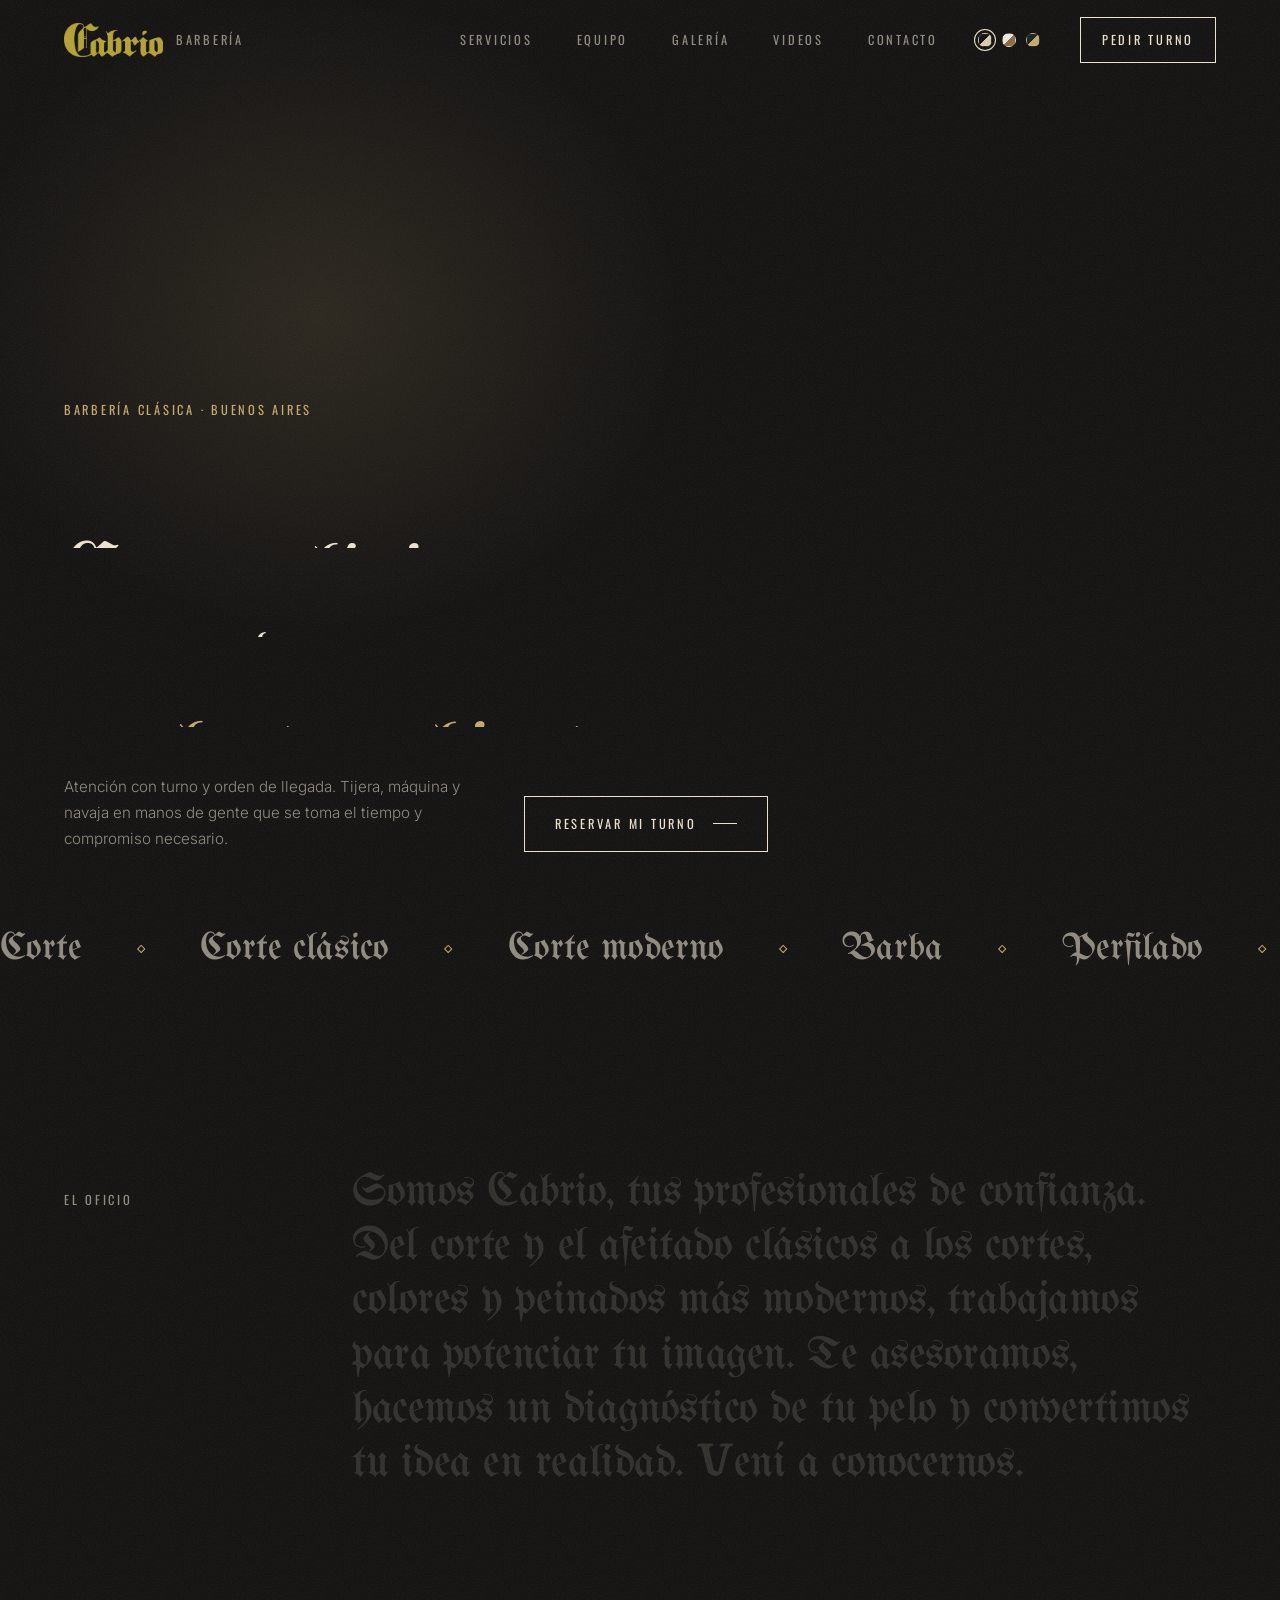
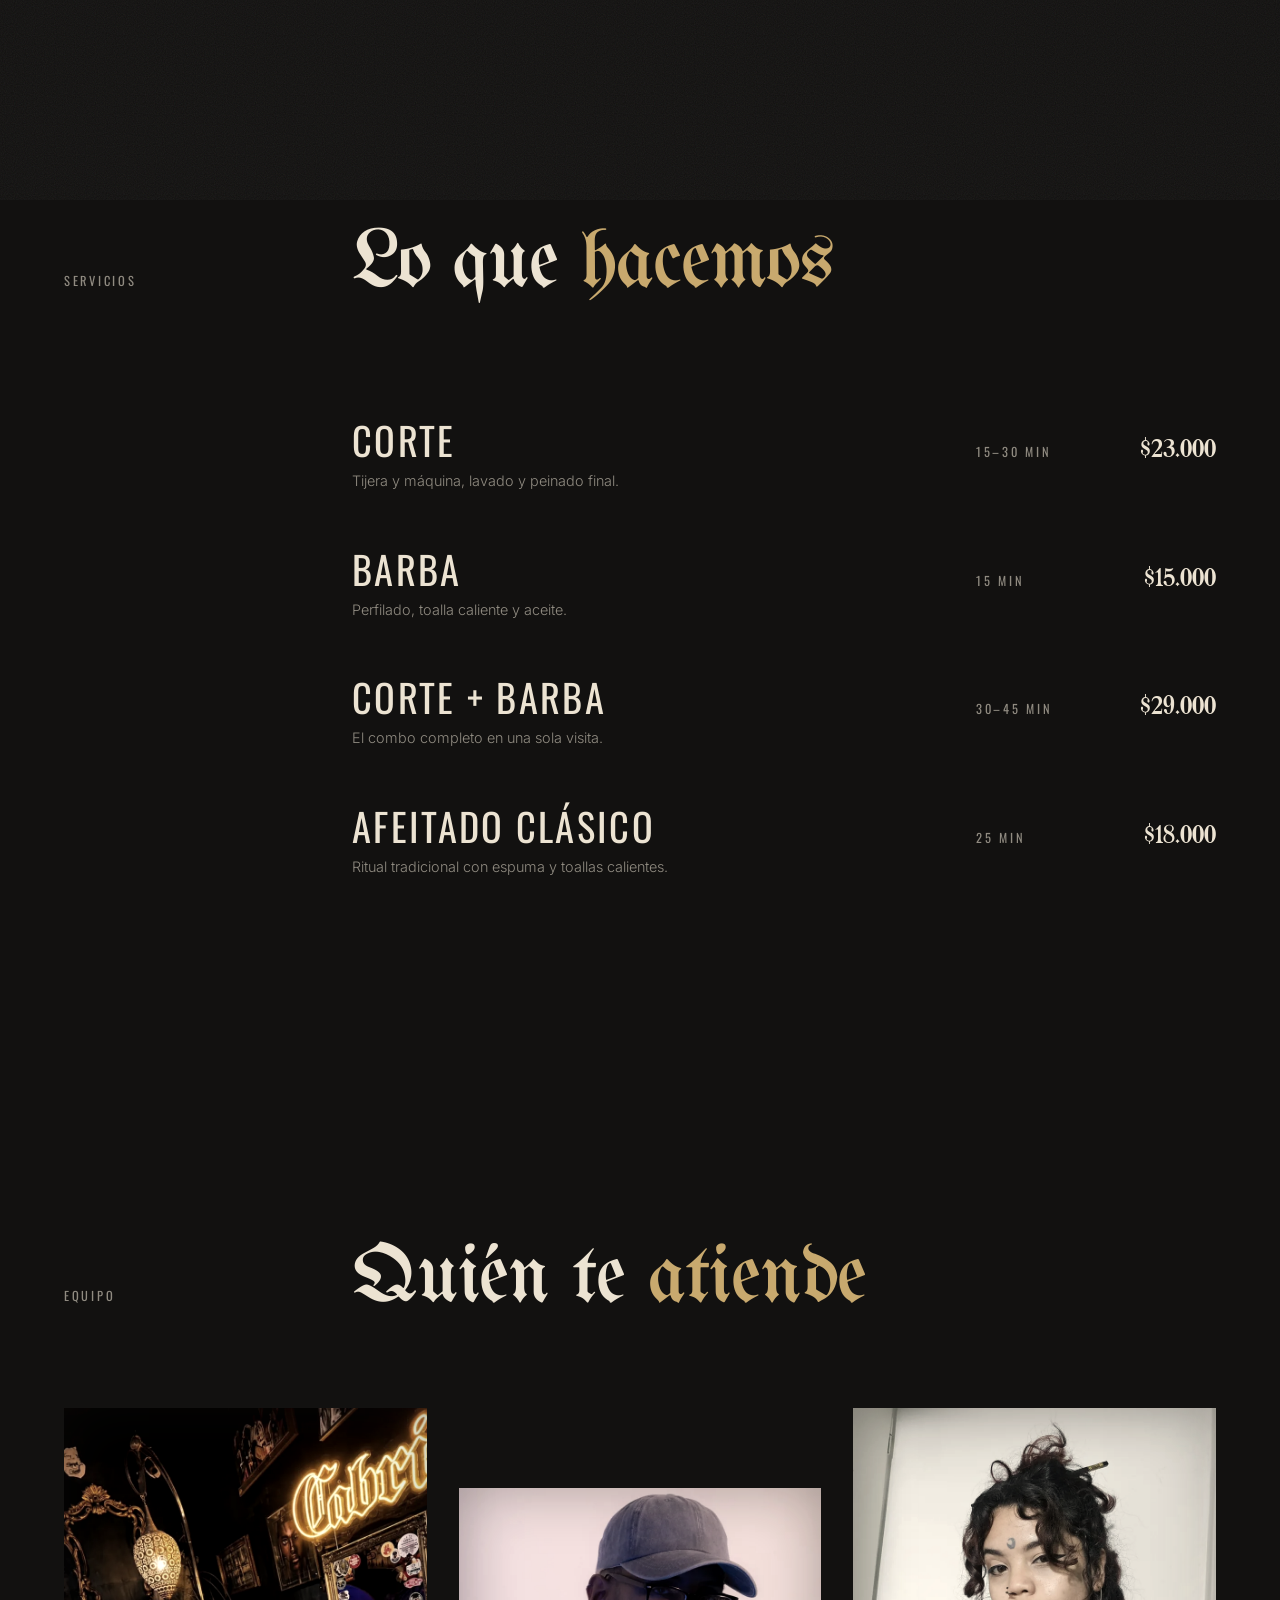
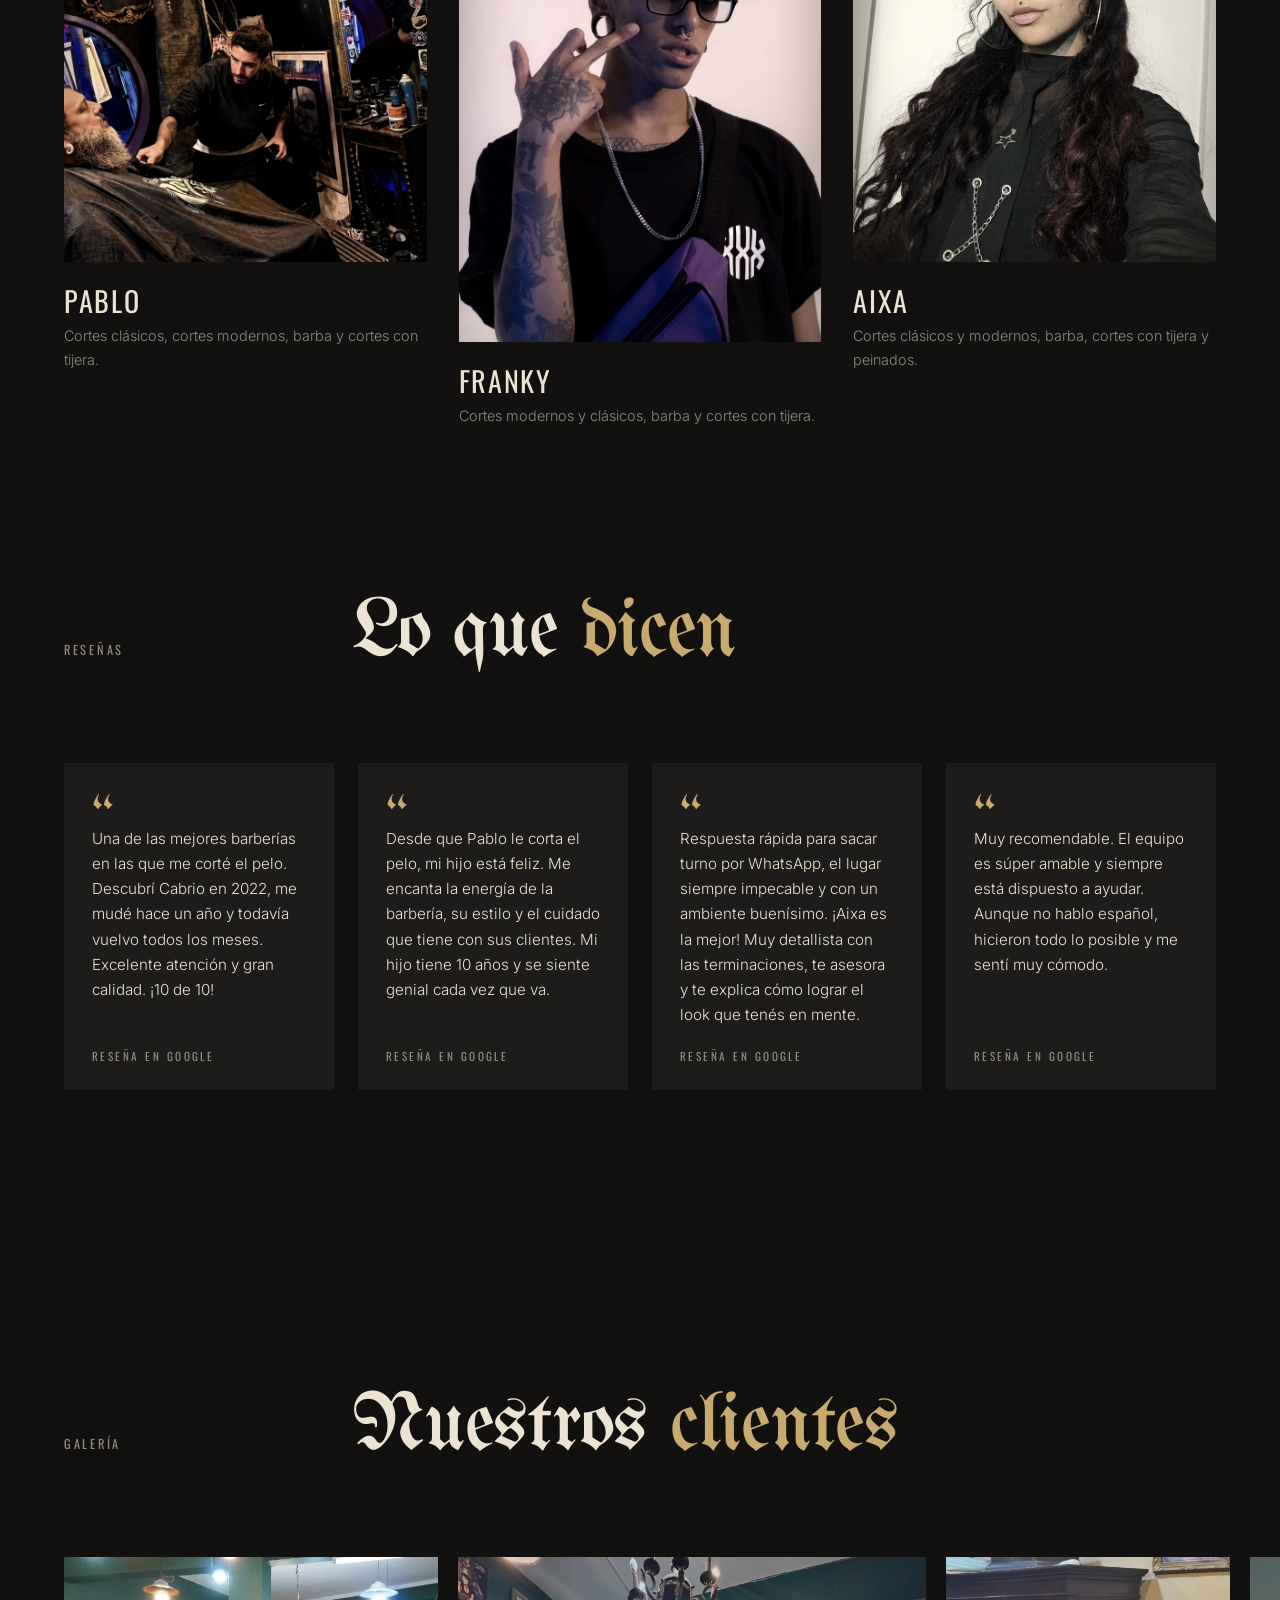
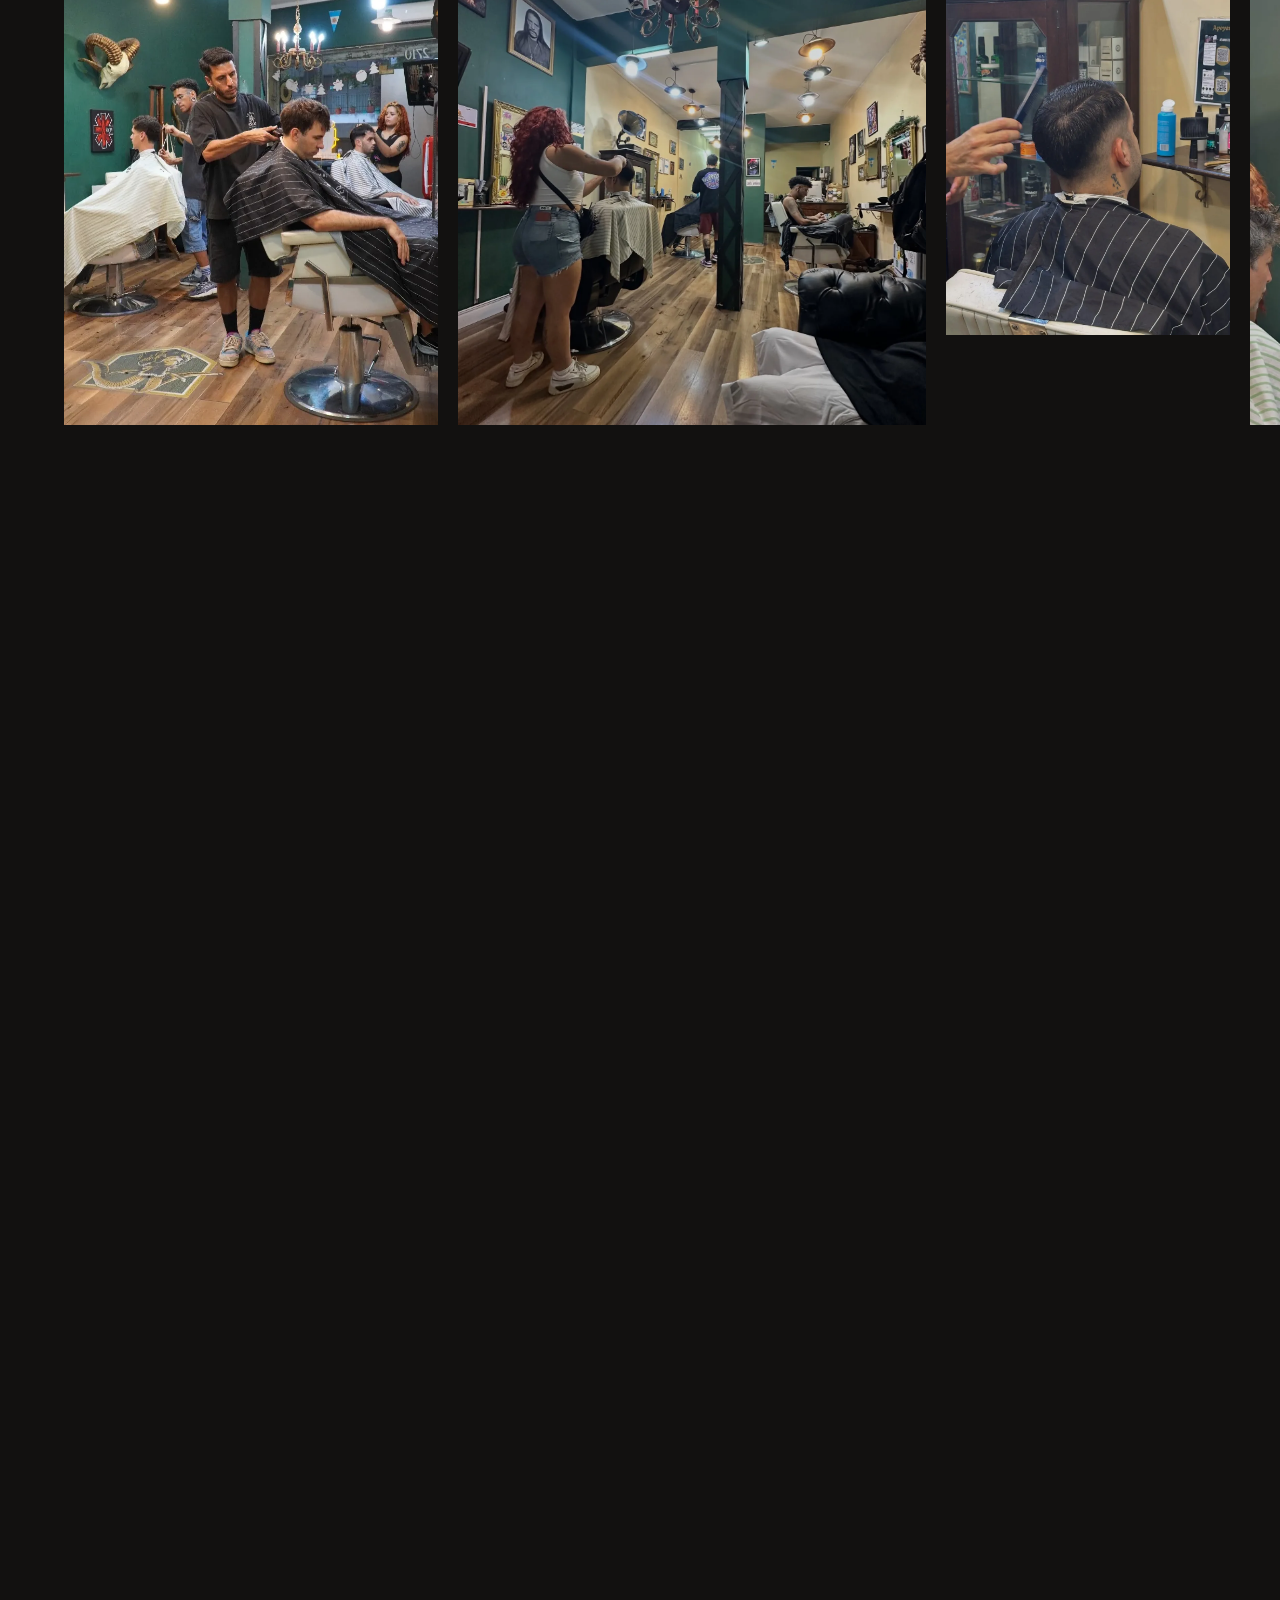
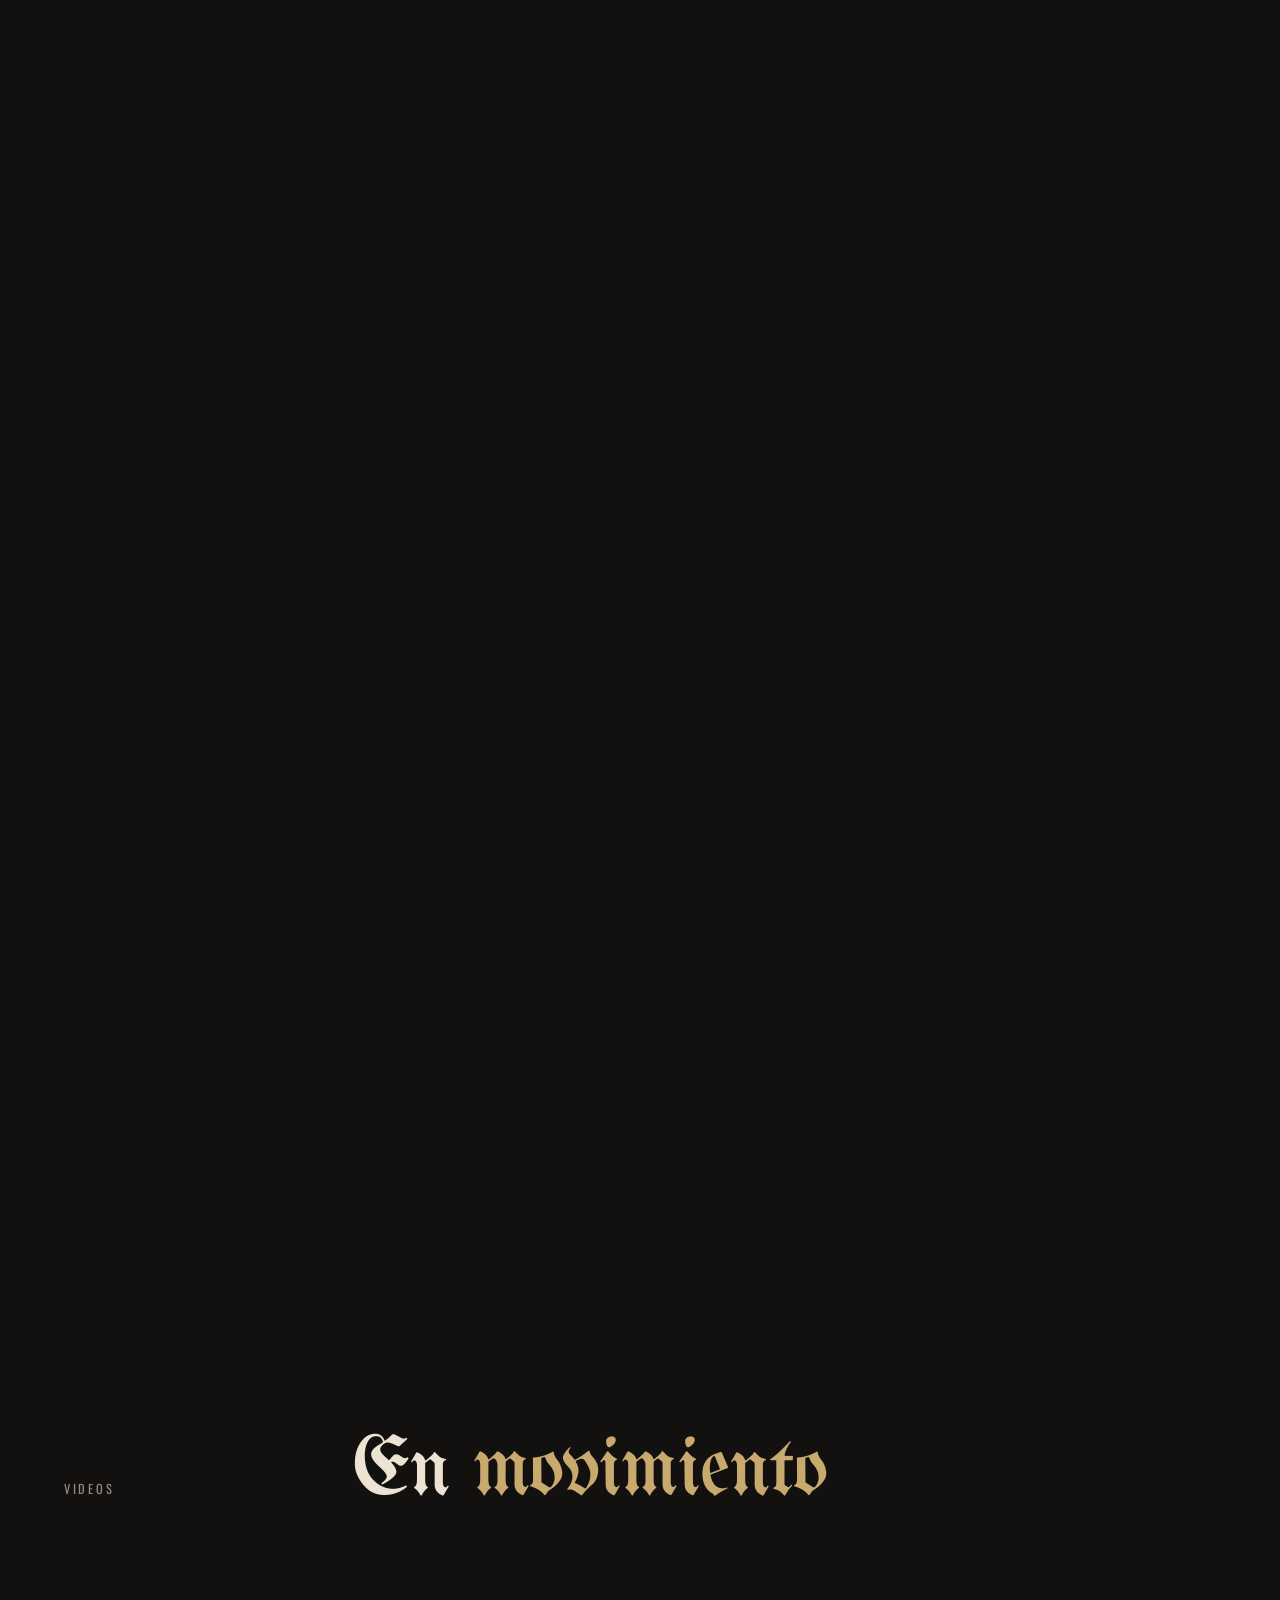
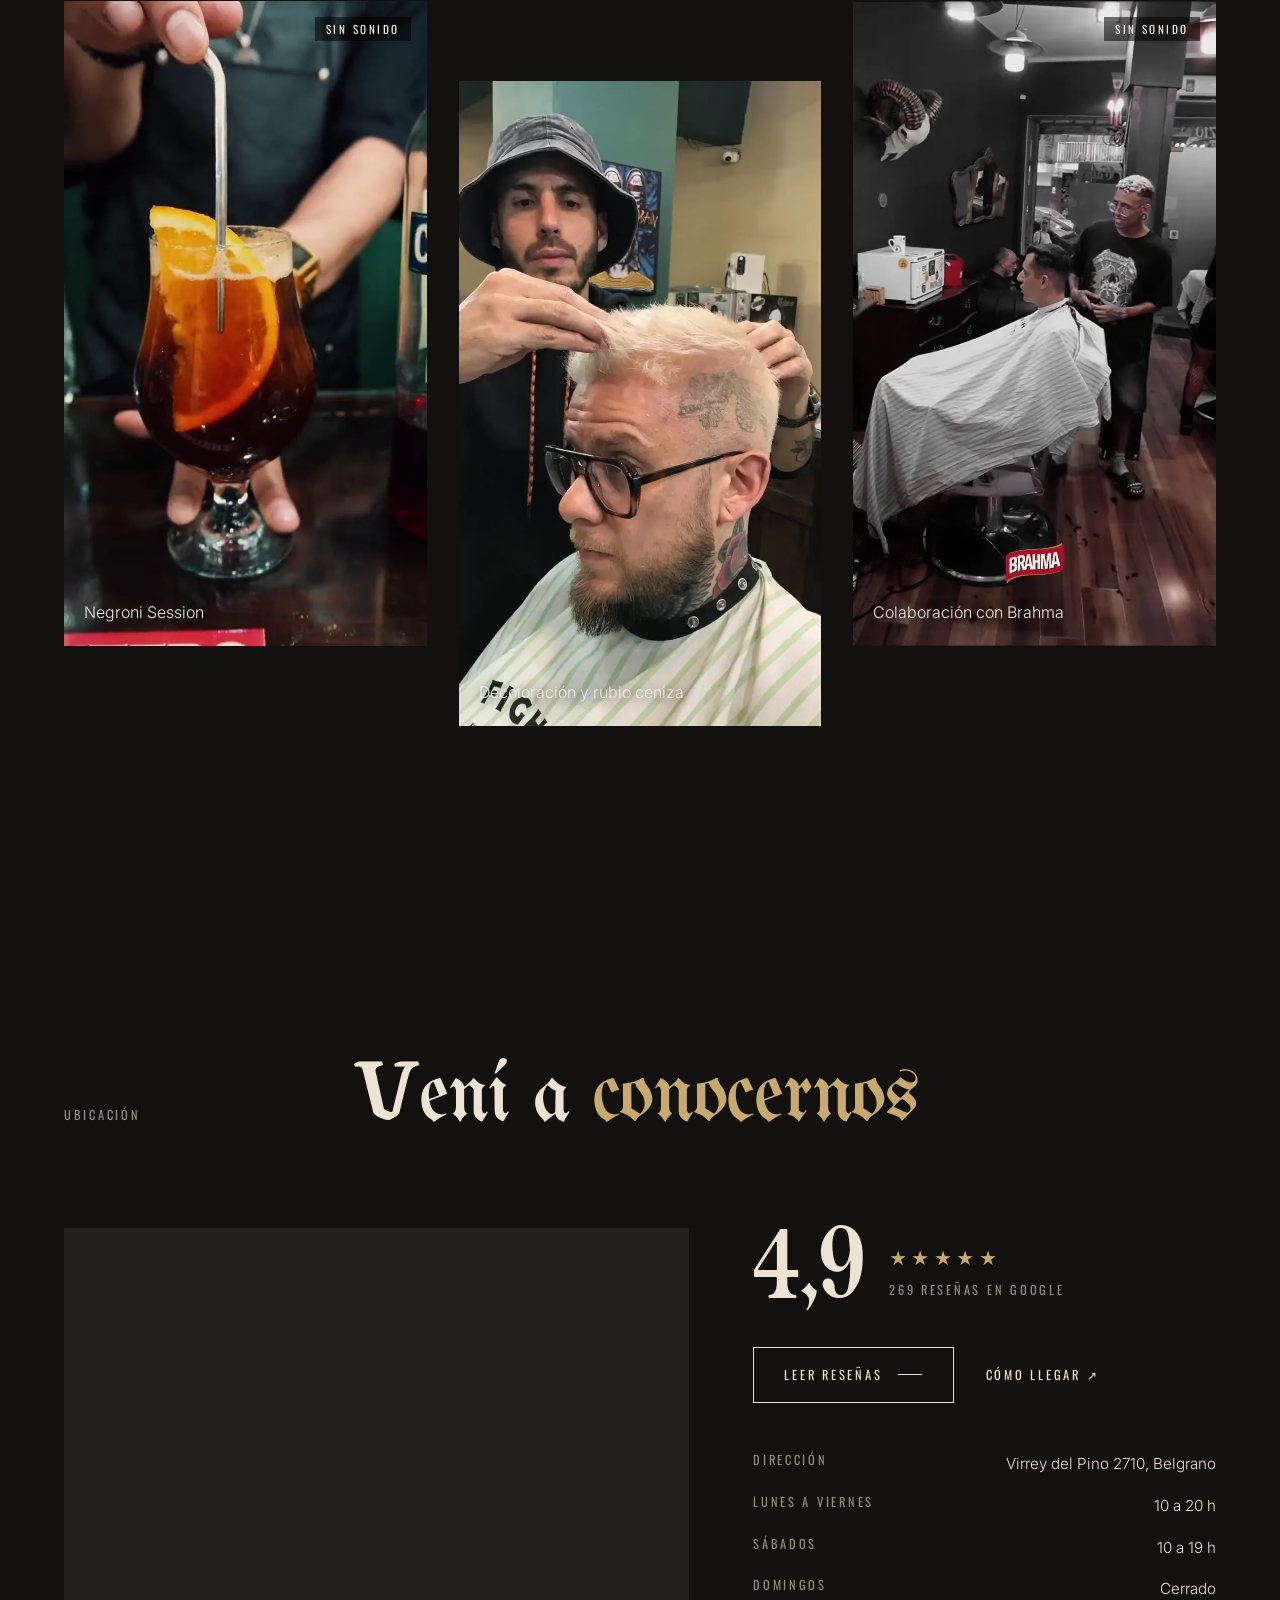
<file: index.html>
<!DOCTYPE html>
<html lang="es-AR">
<head>
  <meta charset="UTF-8">
  <meta name="viewport" content="width=device-width, initial-scale=1">
  <title>Cabrio Barber Studio | Barbería en Belgrano, CABA</title>
  <meta name="description" content="Barbería en Belgrano, Virrey del Pino 2710. Cortes clásicos y modernos, barba, afeitado clásico, color y peinados. Pedí tu turno online por WhatsApp.">
  <meta name="robots" content="index, follow">
  <meta name="google-site-verification" content="xu6EJOjk9Sd8h5-SN7MbqTDQHxMqf-W81KB4qFUiLhU">
  <meta name="theme-color" content="#121110">
  <meta name="geo.region" content="AR-C">
  <meta name="geo.placename" content="Belgrano, Ciudad Autónoma de Buenos Aires">
  <meta name="geo.position" content="-34.5682414;-58.455752">

  <link rel="canonical" href="https://cabriostudio.netlify.app/">

  <!-- Vista previa al compartir en WhatsApp, Instagram, Facebook y X -->
  <meta property="og:type" content="website">
  <meta property="og:locale" content="es_AR">
  <meta property="og:site_name" content="Cabrio Barber Studio">
  <meta property="og:title" content="Cabrio Barber Studio | Barbería en Belgrano, CABA">
  <meta property="og:description" content="Cortes clásicos y modernos, barba, afeitado clásico, color y peinados en Virrey del Pino 2710. Pedí tu turno online.">
  <meta property="og:url" content="https://cabriostudio.netlify.app/">
  <meta property="og:image" content="https://cabriostudio.netlify.app/multimediz/compartir.jpg">
  <meta property="og:image:width" content="1200">
  <meta property="og:image:height" content="630">
  <meta property="og:image:alt" content="Interior de Cabrio con el cartel de neón">
  <meta name="twitter:card" content="summary_large_image">

  <link rel="icon" href="favicon.ico" sizes="48x48">
  <link rel="icon" href="favicon-32.png" type="image/png" sizes="32x32">
  <link rel="apple-touch-icon" href="apple-touch-icon.png">
  <link rel="manifest" href="site.webmanifest">

  <!-- Ficha del negocio para Google (datos estructurados de schema.org). Es JSON de datos, no código ejecutable -->
  <script type="application/ld+json">
  {
    "@context": "https://schema.org",
    "@type": "HairSalon",
    "@id": "https://cabriostudio.netlify.app/#barberia",
    "name": "Cabrio Barber Studio",
    "description": "Barbería en Belgrano con cortes clásicos y modernos, barba, afeitado clásico, color y peinados.",
    "url": "https://cabriostudio.netlify.app/",
    "image": "https://cabriostudio.netlify.app/multimediz/compartir.jpg",
    "logo": "https://cabriostudio.netlify.app/icono-512.png",
    "telephone": "+54 9 11 2591-6083",
    "priceRange": "$$",
    "address": {
      "@type": "PostalAddress",
      "streetAddress": "Virrey del Pino 2710",
      "addressLocality": "Ciudad Autónoma de Buenos Aires",
      "addressRegion": "CABA",
      "postalCode": "C1426",
      "addressCountry": "AR"
    },
    "geo": { "@type": "GeoCoordinates", "latitude": -34.5682414, "longitude": -58.455752 },
    "hasMap": "https://www.google.com/maps/search/?api=1&query=Barberia+CabrioStudio&query_place_id=ChIJ8SZYFT61vJURMBfX44E0KQc",
    "areaServed": "Belgrano, Ciudad Autónoma de Buenos Aires",
    "openingHoursSpecification": [
      { "@type": "OpeningHoursSpecification", "dayOfWeek": ["Monday", "Tuesday", "Wednesday", "Thursday", "Friday"], "opens": "10:00", "closes": "20:00" },
      { "@type": "OpeningHoursSpecification", "dayOfWeek": "Saturday", "opens": "10:00", "closes": "19:00" }
    ],
    "sameAs": ["https://www.instagram.com/cabriostudio/"],
    "makesOffer": [
      { "@type": "Offer", "itemOffered": { "@type": "Service", "name": "Corte" }, "price": "23000", "priceCurrency": "ARS" },
      { "@type": "Offer", "itemOffered": { "@type": "Service", "name": "Barba" }, "price": "15000", "priceCurrency": "ARS" },
      { "@type": "Offer", "itemOffered": { "@type": "Service", "name": "Corte + barba" }, "price": "29000", "priceCurrency": "ARS" },
      { "@type": "Offer", "itemOffered": { "@type": "Service", "name": "Afeitado clásico" }, "price": "18000", "priceCurrency": "ARS" }
    ],
    "employee": [
      { "@type": "Person", "name": "Pablo", "jobTitle": "Barbero" },
      { "@type": "Person", "name": "Franky", "jobTitle": "Barbero", "sameAs": "https://www.instagram.com/frankypelos/" },
      { "@type": "Person", "name": "Aixa", "jobTitle": "Barbera" }
    ]
  }
  </script>

  <!-- Recursos de la primera pantalla: se piden antes para que el inicio cargue más rápido -->
  <link rel="preload" as="image" href="multimediz/cabrio-letras.webp" type="image/webp">
  <link rel="preload" as="image" href="multimediz/hero-cabrio.webp" type="image/webp">
  <link rel="preconnect" href="https://fonts.googleapis.com">
  <link rel="preconnect" href="https://fonts.gstatic.com" crossorigin>
  <link href="https://fonts.googleapis.com/css2?family=UnifrakturMaguntia&family=Oswald:wght@400;500&family=Inter:wght@300;400;500&display=swap" rel="stylesheet">
  <link rel="stylesheet" href="styles.css">
</head>
<body>

  <!-- Pantalla de carga: el logo se llena de dorado con el avance (--load, lo actualiza el JS)
       y al terminar las dos mitades se abren en diagonal, como las hojas de una tijera -->
  <div class="preloader" aria-hidden="true">
    <div class="preloader__half preloader__half--top"></div>
    <div class="preloader__half preloader__half--bottom"></div>
    <span class="preloader__cut"></span>
    <div class="preloader__center">
      <div class="preloader__logo">
        <img class="preloader__ghost" src="multimediz/cabrio-letras.webp" alt="" width="551" height="187">
        <img class="preloader__fill" src="multimediz/cabrio-letras.webp" alt="" width="551" height="187">
      </div>
      <span class="preloader__bar"></span>
      <p class="preloader__tagline">Barber Studio · Belgrano</p>
    </div>
    <span class="preloader__count">0</span>
  </div>


  <!-- Etiqueta que sigue al mouse sobre la lista de servicios; el JS completa el nombre del servicio -->
  <div class="preview" aria-hidden="true">
    <span class="preview__label">Agendar</span>
    <span class="preview__name"></span>
  </div>

  <header class="header">
    <a class="header__logo" href="#inicio"><img src="multimediz/cabrio-letras.webp" alt="Cabrio" width="551" height="187"><span>Barbería</span></a>
    <nav class="nav" aria-label="Principal">
      <a href="#servicios">Servicios</a>
      <a href="#equipo">Equipo</a>
      <a href="#galeria">Galería</a>
      <a href="#videos">Videos</a>
      <a href="#contacto">Contacto</a>
    </nav>
    <div class="themes" role="group" aria-label="Tema de color">
      <button class="themes__btn" type="button" data-theme-set="noche" aria-label="Tema noche"></button>
      <button class="themes__btn" type="button" data-theme-set="papel" aria-label="Tema papel"></button>
      <button class="themes__btn" type="button" data-theme-set="bosque" aria-label="Tema bosque"></button>
    </div>
    <button class="header__cta" type="button" data-bot-open data-magnetic>Pedir turno</button>
    <button class="header__burger" type="button" aria-label="Abrir menú" aria-expanded="false">
      <span></span><span></span>
    </button>
  </header>

  <main>

    <section class="hero" id="inicio">
      <div class="hero__content">
        <p class="hero__eyebrow">Barbería clásica · Buenos Aires</p>
        <h1 class="hero__title">
          <span class="hero__line"><span>Cortes clásicos,</span></span>
          <span class="hero__line"><span>modernos y</span></span>
          <span class="hero__line"><span><em>excelente ambiente.</em></span></span>
        </h1>
      </div>
      <figure class="hero__media" data-parallax>
        <video src="multimediz/hero-cabrio.mp4" poster="multimediz/hero-cabrio.webp" autoplay muted loop playsinline aria-label="Un día de trabajo en Cabrio"></video>
      </figure>
      <div class="hero__footer">
        <p class="hero__text">Atención con turno y orden de llegada. Tijera, máquina y navaja en manos de gente que se toma el tiempo y compromiso necesario.</p>
        <button class="btn" type="button" data-bot-open data-magnetic>Reservar mi turno</button>
      </div>
    </section>

    <div class="marquee" aria-hidden="true">
      <div class="marquee__track">
        <span>Corte</span><span>Corte clásico</span><span>Corte moderno</span><span>Barba</span><span>Perfilado</span><span>Afeitado a navaja</span><span>Peinados</span><span>Asesoramiento personalizado</span><span>Cuidado facial</span>
        <span>Corte</span><span>Corte clásico</span><span>Corte moderno</span><span>Barba</span><span>Perfilado</span><span>Afeitado a navaja</span><span>Peinados</span><span>Asesoramiento personalizado</span><span>Cuidado facial</span>
      </div>
    </div>

    <section class="section manifesto" aria-label="Nuestra forma de trabajar">
      <p class="section__label">El oficio</p>
      <p class="manifesto__text" data-words>Somos Cabrio, tus profesionales de confianza. Del corte y el afeitado clásicos a los cortes, colores y peinados más modernos, trabajamos para potenciar tu imagen. Te asesoramos, hacemos un diagnóstico de tu pelo y convertimos tu idea en realidad. Vení a conocernos.</p>
    </section>

    <section class="section services" id="servicios">
      <header class="section__head" data-reveal>
        <p class="section__label">Servicios</p>
        <h2 class="section__title">Lo que <em>hacemos</em></h2>
      </header>
      <!-- El bot de turnos lee data-service y data-price; al hacer clic abre el bot con ese servicio elegido -->
      <ul class="services__list">
        <li data-reveal>
          <button class="service" type="button" data-service="Corte" data-price="$23.000">
            <span class="service__body">
              <span class="service__name">Corte</span>
              <span class="service__desc">Tijera y máquina, lavado y peinado final.</span>
            </span>
            <span class="service__time">15–30 min</span>
            <span class="service__price">$23.000</span>
          </button>
        </li>
        <li data-reveal>
          <button class="service" type="button" data-service="Barba" data-price="$15.000">
            <span class="service__body">
              <span class="service__name">Barba</span>
              <span class="service__desc">Perfilado, toalla caliente y aceite.</span>
            </span>
            <span class="service__time">15 min</span>
            <span class="service__price">$15.000</span>
          </button>
        </li>
        <li data-reveal>
          <button class="service" type="button" data-service="Corte + barba" data-price="$29.000">
            <span class="service__body">
              <span class="service__name">Corte + barba</span>
              <span class="service__desc">El combo completo en una sola visita.</span>
            </span>
            <span class="service__time">30–45 min</span>
            <span class="service__price">$29.000</span>
          </button>
        </li>
        <li data-reveal>
          <button class="service" type="button" data-service="Afeitado clásico" data-price="$18.000">
            <span class="service__body">
              <span class="service__name">Afeitado clásico</span>
              <span class="service__desc">Ritual tradicional con espuma y toallas calientes.</span>
            </span>
            <span class="service__time">25 min</span>
            <span class="service__price">$18.000</span>
          </button>
        </li>
      </ul>
    </section>

    <section class="section section--alt team" id="equipo">
      <header class="section__head" data-reveal>
        <p class="section__label">Equipo</p>
        <h2 class="section__title">Quién te <em>atiende</em></h2>
      </header>
      <!-- Cada foto abre el Instagram del estilista -->
      <div class="team__grid">
        <article class="barber" data-reveal data-barber="Pablo">
          <a class="barber__photo" href="https://www.instagram.com/cabriostudio/" target="_blank" rel="noopener" aria-label="Instagram de Pablo">
            <img src="multimediz/equipo-pablo.webp" alt="Pablo, barbero de Cabrio, arreglando la barba de un cliente" width="800" height="1000" loading="lazy" decoding="async">
          </a>
          <h3>Pablo</h3>
          <p>Cortes clásicos, cortes modernos, barba y cortes con tijera.</p>
        </article>
        <article class="barber" data-reveal data-barber="Franky">
          <a class="barber__photo" href="https://www.instagram.com/frankypelos/" target="_blank" rel="noopener" aria-label="Instagram de Franky">
            <img src="multimediz/equipo-franky.webp" alt="Franky, barbero de Cabrio" width="800" height="1000" loading="lazy" decoding="async">
          </a>
          <h3>Franky</h3>
          <p>Cortes modernos y clásicos, barba y cortes con tijera.</p>
        </article>
        <article class="barber" data-reveal data-barber="Aixa">
          <a class="barber__photo" href="https://www.instagram.com/cabriostudio/" target="_blank" rel="noopener" aria-label="Instagram de Aixa">
            <img src="multimediz/equipo-aixa.webp" alt="Aixa, barbera de Cabrio" width="800" height="1000" loading="lazy" decoding="async">
          </a>
          <h3>Aixa</h3>
          <p>Cortes clásicos y modernos, barba, cortes con tijera y peinados.</p>
        </article>
      </div>
    </section>

    <section class="section section--alt reviews-section" id="resenas">
      <header class="section__head" data-reveal>
        <p class="section__label">Reseñas</p>
        <h2 class="section__title">Lo que <em>dicen</em></h2>
      </header>
      <!-- PENDIENTE: estos textos son traducciones al español de reseñas reales de la ficha de Google
           (Google las entrega traducidas al inglés). Reemplazarlos por el texto original antes de publicar -->
      <div class="reviews">
        <blockquote class="review" data-reveal>
          <p>Una de las mejores barberías en las que me corté el pelo. Descubrí Cabrio en 2022, me mudé hace un año y todavía vuelvo todos los meses. Excelente atención y gran calidad. ¡10 de 10!</p>
          <footer>Reseña en Google</footer>
        </blockquote>
        <blockquote class="review" data-reveal>
          <p>Desde que Pablo le corta el pelo, mi hijo está feliz. Me encanta la energía de la barbería, su estilo y el cuidado que tiene con sus clientes. Mi hijo tiene 10 años y se siente genial cada vez que va.</p>
          <footer>Reseña en Google</footer>
        </blockquote>
        <blockquote class="review" data-reveal>
          <p>Respuesta rápida para sacar turno por WhatsApp, el lugar siempre impecable y con un ambiente buenísimo. ¡Aixa es la mejor! Muy detallista con las terminaciones, te asesora y te explica cómo lograr el look que tenés en mente.</p>
          <footer>Reseña en Google</footer>
        </blockquote>
        <blockquote class="review" data-reveal>
          <p>Muy recomendable. El equipo es súper amable y siempre está dispuesto a ayudar. Aunque no hablo español, hicieron todo lo posible y me sentí muy cómodo.</p>
          <footer>Reseña en Google</footer>
        </blockquote>
      </div>
    </section>

    <!-- En escritorio la galería queda fija y se desplaza en horizontal con el scroll -->
    <section class="gallery" id="galeria">
      <div class="gallery__sticky">
        <header class="section__head gallery__head">
          <p class="section__label">Galería</p>
          <h2 class="section__title">Nuestros <em>clientes</em></h2>
        </header>
        <!-- Para sumar fotos: un figure por imagen. Los vacíos se muestran como marco de muestra -->
        <div class="gallery__track">
          <figure class="gallery__item"><img src="multimediz/equipo-trabajando.webp" width="720" height="960" alt="Pablo, Franky y Aixa trabajando en el local" loading="lazy" decoding="async"></figure>
          <figure class="gallery__item"><img src="multimediz/salon-completo.webp" width="1400" height="1399" alt="El salón de Cabrio con los tres sillones trabajando" loading="lazy" decoding="async"></figure>
          <figure class="gallery__item"><img src="multimediz/peinado-clasico.webp" width="1400" height="1399" alt="Peinado clásico con peine y degradado" loading="lazy" decoding="async"></figure>
          <figure class="gallery__item"><img src="multimediz/neon-espejo.webp" width="1400" height="1399" alt="Corte frente al espejo dorado bajo el neón de Cabrio" loading="lazy" decoding="async"></figure>
          <figure class="gallery__item"><img src="multimediz/fade-rulos.webp" width="720" height="960" alt="Degradado bajo con rulos" loading="lazy" decoding="async"></figure>
          <figure class="gallery__item"><img src="multimediz/barba-ventana.webp" width="1400" height="1399" alt="Arreglo de barba junto a la ventana" loading="lazy" decoding="async"></figure>
          <figure class="gallery__item"><img src="multimediz/corte-espejo.webp" width="1400" height="1399" alt="Cliente revisando su corte en el espejo" loading="lazy" decoding="async"></figure>
          <figure class="gallery__item"><img src="multimediz/perfilado-sillon.webp" width="1400" height="1400" alt="Perfilado de barba con máquina en el sillón" loading="lazy" decoding="async"></figure>
          <figure class="gallery__item"><img src="multimediz/espejo-neon-2.webp" width="1400" height="1399" alt="Corte reflejado en el espejo con el cartel de neón" loading="lazy" decoding="async"></figure>
          <figure class="gallery__item"><img src="multimediz/fade-barba.webp" width="1170" height="1170" alt="Fade bajo y arreglo de barba con máquina" loading="lazy" decoding="async"></figure>
          <figure class="gallery__item"><img src="multimediz/trenzas-1.webp" width="1400" height="1400" alt="Trenzas pegadas vistas desde arriba" loading="lazy" decoding="async"></figure>
          <figure class="gallery__item"><img src="multimediz/local-neon.webp" width="1051" height="1400" alt="Corte frente al espejo con el cartel de neón de Cabrio" loading="lazy" decoding="async"></figure>
          <figure class="gallery__item"><img src="multimediz/fade-nuca.webp" width="1023" height="1279" alt="Degradado en la nuca con máquina" loading="lazy" decoding="async"></figure>
          <figure class="gallery__item"><img src="multimediz/corte-tijera.webp" width="1023" height="1279" alt="Corte con tijera y peine" loading="lazy" decoding="async"></figure>
          <figure class="gallery__item"><img src="multimediz/trenzas-2.webp" width="1400" height="1400" alt="Trenzas pegadas con degradado lateral" loading="lazy" decoding="async"></figure>
          <figure class="gallery__item"><img src="multimediz/cartel-neon.webp" width="1023" height="1281" alt="Cartel de neón de Cabrio Barber Studio" loading="lazy" decoding="async"></figure>
          <figure class="gallery__item"><img src="multimediz/perfilado-barba.webp" width="1170" height="1170" alt="Perfilado de barba con máquina" loading="lazy" decoding="async"></figure>
          <figure class="gallery__item"><img src="multimediz/fade-lateral.webp" width="1023" height="1281" alt="Degradado lateral con barba" loading="lazy" decoding="async"></figure>
          <figure class="gallery__item"><img src="multimediz/barba-sillon.webp" width="1023" height="1279" alt="Arreglo de barba en el sillón" loading="lazy" decoding="async"></figure>
          <figure class="gallery__item"><img src="multimediz/cuadro-tyson.webp" width="1023" height="1279" alt="Cuadro de arte urbano en el local" loading="lazy" decoding="async"></figure>
          <figure class="gallery__item"><img src="multimediz/afeitado-maquina.webp" width="1119" height="1400" alt="Perfilado con afeitadora" loading="lazy" decoding="async"></figure>
          <figure class="gallery__item"><img src="multimediz/espejo.webp" width="1023" height="1279" alt="Barbero trabajando reflejado en el espejo" loading="lazy" decoding="async"></figure>
          <figure class="gallery__item"><img src="multimediz/cliente-local.webp" width="1119" height="1400" alt="Cliente en el sillón dentro del local" loading="lazy" decoding="async"></figure>
          <figure class="gallery__item"><img src="multimediz/local-cabrio.webp" width="1080" height="1080" alt="Barbero trabajando con el cartel de neón de Cabrio" loading="lazy" decoding="async"></figure>
          <figure class="gallery__item"><img src="multimediz/cartel-vidriera.webp" width="1023" height="1281" alt="Cartel de Cabrio en la vidriera" loading="lazy" decoding="async"></figure>
        </div>
      </div>
    </section>

    <!-- Los videos arrancan sin sonido al entrar en pantalla; un clic activa el sonido.
         data-no-audio marca los videos que no tienen pista de audio -->

    <section class="section videos" id="videos">
      <header class="section__head" data-reveal>
        <p class="section__label">Videos</p>
        <h2 class="section__title">En <em>movimiento</em></h2>
      </header>
      <div class="videos__grid">
        <figure class="clip" data-reveal>
          <video src="multimediz/video-negroni.mp4" poster="multimediz/video-negroni.webp" muted loop playsinline preload="none"></video>
          <figcaption>Negroni Session</figcaption>
        </figure>
        <figure class="clip" data-reveal data-no-audio>
          <video src="multimediz/video-decoloracion.mp4" poster="multimediz/video-decoloracion.webp" muted loop playsinline preload="none"></video>
          <figcaption>Decoloración y rubio ceniza</figcaption>
        </figure>
        <figure class="clip" data-reveal>
          <video src="multimediz/video-brahma.mp4" poster="multimediz/video-brahma.webp" muted loop playsinline preload="none"></video>
          <figcaption>Colaboración con Brahma</figcaption>
        </figure>
      </div>
    </section>

    <!-- Ubicación, reseñas y contacto. La calificación y la cantidad de reseñas se copian a mano desde la ficha de Google -->
    <section class="section section--alt contact" id="contacto">
      <header class="section__head" data-reveal>
        <p class="section__label">Ubicación</p>
        <h2 class="section__title">Vení a <em>conocernos</em></h2>
      </header>
      <div class="contact__grid">
        <div class="map" data-reveal>
          <iframe class="map__frame" src="https://www.google.com/maps?q=Barberia+CabrioStudio,+Virrey+del+Pino+2710,+CABA&amp;z=16&amp;output=embed" title="Mapa de Cabrio en Virrey del Pino 2710" loading="lazy" referrerpolicy="no-referrer-when-downgrade"></iframe>
        </div>
        <div class="contact__info" data-reveal>
          <div class="rating">
            <p class="rating__score">4,9</p>
            <div>
              <p class="rating__stars" aria-label="4,9 de 5 estrellas">★★★★★</p>
              <p class="rating__count">269 reseñas en Google</p>
            </div>
          </div>
          <div class="contact__links">
            <a class="btn" href="https://search.google.com/local/reviews?placeid=ChIJ8SZYFT61vJURMBfX44E0KQc" target="_blank" rel="noopener">Leer reseñas</a>
            <a class="link" href="https://www.google.com/maps/dir/?api=1&amp;destination=Virrey+del+Pino+2710,+CABA" target="_blank" rel="noopener">Cómo llegar ↗</a>
          </div>
          <dl class="details">
            <div><dt>Dirección</dt><dd>Virrey del Pino 2710, Belgrano</dd></div>
            <div><dt>Lunes a viernes</dt><dd>10 a 20 h</dd></div>
            <div><dt>Sábados</dt><dd>10 a 19 h</dd></div>
            <div><dt>Domingos</dt><dd>Cerrado</dd></div>
          </dl>
          <button class="btn btn--solid" type="button" data-bot-open data-magnetic>Pedir turno</button>
        </div>
      </div>
    </section>

  </main>

  <footer class="footer">
    <p>© Cabrio Barbería</p>
    <p>Diseño y desarrollo: Cancado Media</p>
  </footer>

  <button class="bot-toggle" type="button" data-bot-open>Pedir turno</button>

  <aside class="bot" aria-label="Asistente de turnos" inert>
    <header class="bot__head">
      <div>
        <p class="bot__title">Asistente de turnos</p>
        <p class="bot__status">Respuesta inmediata</p>
      </div>
      <button class="bot__close" type="button" aria-label="Cerrar asistente">×</button>
    </header>
    <div class="bot__messages" aria-live="polite"></div>
    <div class="bot__options"></div>
    <form class="bot__form" hidden>
      <input class="bot__input" type="text" aria-label="Respuesta" required>
      <button class="bot__send" type="submit" aria-label="Enviar">→</button>
    </form>
  </aside>

  <script src="script.js"></script>
  <script src="cursor.js"></script>
</body>
</html>
</file>
<file: styles.css>
/* ---------- Fuentes ---------- */
/* La V mayúscula de UnifrakturMaguntia (Fraktur) se lee como B: solo esa letra se toma de Texturina */
@font-face {
  font-family: "Cabrio V";
  src: url("fuentes/v-gotica.woff2") format("woff2");
  unicode-range: U+0056;
  font-display: swap;
}

/* ---------- Paletas ---------- */
/* s1 = superficies claras, s2 = superficies oscuras. Cada tema redefine solo estos valores */
:root {
  --s1-bg: #eeeae3;
  --s1-fg: #171614;
  --s1-accent: #8c6b43;
  --s2-bg: #141311;
  --s2-fg: #ece6dc;
  --s2-accent: #b8976a;

  --font-display: "Cabrio V", "UnifrakturMaguntia", "Times New Roman", serif;
  --font-label: "Oswald", "Arial Narrow", sans-serif;
  --font-body: "Inter", system-ui, sans-serif;

  --gutter: clamp(1.25rem, 5vw, 5rem);
  --header-h: 5rem;
  --index-col: clamp(3rem, 20vw, 16rem);
  --tracking: 0.22em;
  --ease: cubic-bezier(0.19, 1, 0.22, 1);
}

/* Tema principal: fondo oscuro con secciones en beige */
[data-theme="noche"] {
  --s1-bg: #121110;
  --s1-fg: #ece3d2;
  --s1-accent: #c8a96e;
  --s2-bg: #dccbab;
  --s2-fg: #1a1714;
  --s2-accent: #6f4f26;
}

/* El preloader queda oscuro aunque las secciones alternadas sean beige, para que resalte el logo dorado */
[data-theme="noche"] .preloader {
  --bg: var(--s1-bg);
  --text: var(--s1-fg);
  --accent: var(--s1-accent);
}

[data-theme="bosque"] {
  --s1-bg: #e8e5da;
  --s1-fg: #16241e;
  --s1-accent: #94743f;
  --s2-bg: #16241e;
  --s2-fg: #e8e5da;
  --s2-accent: #c9a96a;
}

/* ---------- Superficies ---------- */
/* Los colores se registran como <color> para poder animarlos: cuando una sección .section--alt
   llega al centro de la pantalla, el JS agrega .is-alt y toda la página funde al segundo color */
@property --bg { syntax: "<color>"; inherits: true; initial-value: #121110; }
@property --text { syntax: "<color>"; inherits: true; initial-value: #ece3d2; }
@property --accent { syntax: "<color>"; inherits: true; initial-value: #c8a96e; }

:root {
  --bg: var(--s1-bg);
  --text: var(--s1-fg);
  --accent: var(--s1-accent);
  transition: --bg 1.4s ease, --text 1.4s ease, --accent 1.4s ease;
}
:root.is-alt {
  --bg: var(--s2-bg);
  --text: var(--s2-fg);
  --accent: var(--s2-accent);
}

/* El bot y el botón flotante usan siempre el segundo color, para despegarse del fondo */
.bot, .bot-toggle, .preloader {
  --bg: var(--s2-bg);
  --text: var(--s2-fg);
  --accent: var(--s2-accent);
  background: var(--bg);
  color: var(--text);
}

/* Los tonos derivados se recalculan en cada superficie */
:root, .bot, .bot-toggle, .preloader {
  --muted: color-mix(in srgb, var(--text) 58%, var(--bg));
  --line: color-mix(in srgb, var(--text) 12%, transparent);
  --placeholder: color-mix(in srgb, var(--text) 7%, var(--bg));
}

/* ---------- Base ---------- */
*, *::before, *::after { box-sizing: border-box; margin: 0; padding: 0; }

html { scroll-behavior: smooth; scroll-padding-top: var(--header-h); }

body {
  background: var(--bg);
  color: var(--text);
  font: 300 1rem/1.7 var(--font-body);
  -webkit-font-smoothing: antialiased;
  overflow-x: clip;
}
body.menu-open { overflow: hidden; }

/* Grano de película sobre toda la página: la capa es más grande que la pantalla
   y salta de posición para que el ruido se mueva como en un fílmico */
body::after {
  content: "";
  position: fixed;
  inset: -100%;
  z-index: 95;
  pointer-events: none;
  opacity: 0.07;
  background-image: url("data:image/svg+xml,%3Csvg xmlns='http://www.w3.org/2000/svg' width='160' height='160'%3E%3Cfilter id='n'%3E%3CfeTurbulence type='fractalNoise' baseFrequency='.9' numOctaves='2' stitchTiles='stitch'/%3E%3C/filter%3E%3Crect width='100%25' height='100%25' filter='url(%23n)'/%3E%3C/svg%3E");
  animation: grain 0.9s steps(6) infinite;
}
@keyframes grain {
  0%, 100% { transform: translate(0, 0); }
  20% { transform: translate(-5%, 4%); }
  40% { transform: translate(4%, -6%); }
  60% { transform: translate(-3%, 7%); }
  80% { transform: translate(6%, 2%); }
}

a { color: inherit; text-decoration: none; }
ul { list-style: none; }
button { font: inherit; color: inherit; background: none; border: 0; cursor: pointer; text-align: inherit; }
em { font-style: normal; color: var(--accent); }

h1, h2, h3 { font-family: var(--font-display); font-weight: 400; line-height: 1; }

/* Nombres propios y de servicios en Oswald, como "BARBERSTUDIO" del logo: la gótica los vuelve ilegibles */
.service__name, .barber h3 {
  font-family: var(--font-label);
  font-weight: 400;
  text-transform: uppercase;
  letter-spacing: 0.06em;
}

/* Textos chicos en versalitas */
.header__logo span, .nav, .header__cta, .btn, .link, .hero__eyebrow, .section__label,
.service__time, .details dt, .rating__count, .footer,
.bot-toggle, .bot__status, .bot__option {
  font: 400 0.78rem/1.4 var(--font-label);
  letter-spacing: var(--tracking);
  text-transform: uppercase;
}

/* ---------- Preloader ---------- */
.preloader {
  position: fixed;
  inset: 0;
  z-index: 100;
  display: grid;
  place-items: center;
  background: none;
  pointer-events: none;
  animation: preloader-failsafe 0s 6s forwards;
}
.is-loaded .preloader { visibility: hidden; transition: visibility 0s 2s; }
@keyframes preloader-failsafe { to { visibility: hidden; } }

/* Mitades con borde diagonal: juntas tapan la pantalla y al abrirse se van en sentidos opuestos */
.preloader__half {
  position: absolute;
  left: 0;
  width: 100%;
  height: 56%;
  background:
    radial-gradient(60% 80% at 50% 100%, color-mix(in srgb, var(--accent) 10%, transparent), transparent 70%),
    var(--bg);
  transition: transform 1.1s cubic-bezier(0.7, 0, 0.2, 1) 0.55s;
}
.preloader__half--top { top: 0; clip-path: polygon(0 0, 100% 0, 100% 82%, 0 100%); }
.preloader__half--bottom {
  bottom: 0;
  clip-path: polygon(0 18%, 100% 0, 100% 100%, 0 100%);
  background:
    radial-gradient(60% 80% at 50% 0%, color-mix(in srgb, var(--accent) 10%, transparent), transparent 70%),
    var(--bg);
}
.is-loaded .preloader__half--top { transform: translate3d(-4%, -105%, 0) rotate(-3deg); }
.is-loaded .preloader__half--bottom { transform: translate3d(4%, 105%, 0) rotate(-3deg); }

/* Línea del corte: sigue la diagonal donde se juntan las mitades (baja 10vh de izquierda a derecha)
   y se traza justo antes de que se abran */
.preloader__cut {
  position: absolute;
  top: 50%;
  left: -5%;
  width: 110%;
  height: 1px;
  background: linear-gradient(90deg, transparent, var(--accent) 15%, #fff3d4 50%, var(--accent) 85%, transparent);
  box-shadow: 0 0 12px color-mix(in srgb, var(--accent) 70%, transparent);
  transform: rotate(atan2(-10vh, 100vw)) scaleX(0);
  transform-origin: left center;
  transition: transform 0.45s cubic-bezier(0.6, 0, 0.2, 1) 0.15s, opacity 0.3s 0.7s;
}
.is-loaded .preloader__cut { transform: rotate(atan2(-10vh, 100vw)) scaleX(1); opacity: 0; }

.preloader__center {
  position: relative;
  display: flex;
  flex-direction: column;
  align-items: center;
  gap: 1.6rem;
  animation: preloader-in 1.2s var(--ease) both;
  transition: opacity 0.4s, transform 0.8s var(--ease), filter 0.4s;
}
.is-loaded .preloader__center { opacity: 0; transform: scale(1.08); filter: blur(6px); }
@keyframes preloader-in { from { opacity: 0; transform: translateY(1.5rem); } }

/* Logo: copia tenue de fondo y copia dorada que se descubre de izquierda a derecha según --load */
.preloader__logo { position: relative; width: clamp(14rem, 34vw, 30rem); }
.preloader__logo img { display: block; width: 100%; height: auto; }
.preloader__ghost { opacity: 0.12; filter: grayscale(1); }
/* El dorado avanza con un borde difuminado del 20%: la máscara va de opaco a transparente
   y se desplaza de -20% a 100% según --load, así el frente del color nunca es una línea dura */
.preloader__fill {
  position: absolute;
  inset: 0;
  --edge: calc(var(--load, 0) * 120%);
  -webkit-mask: linear-gradient(90deg, #000 calc(var(--edge) - 20%), transparent var(--edge));
  mask: linear-gradient(90deg, #000 calc(var(--edge) - 20%), transparent var(--edge));
}

/* Brillo metálico: una sola pasada suave cuando el logo ya está completo (.is-full lo agrega el JS) */
.preloader__logo::after {
  content: "";
  position: absolute;
  inset: 0;
  background: linear-gradient(105deg, transparent 42%, rgba(255, 248, 228, 0.55) 50%, transparent 58%) no-repeat;
  background-size: 300% 100%;
  background-position: 150% 0;
  -webkit-mask: url("multimediz/cabrio-letras.webp") center / 100% 100% no-repeat;
  mask: url("multimediz/cabrio-letras.webp") center / 100% 100% no-repeat;
}
.is-full .preloader__logo::after { animation: shine 0.9s ease-in-out forwards; }
@keyframes shine { from { background-position: 150% 0; } to { background-position: -150% 0; } }

.preloader__bar {
  width: clamp(8rem, 16vw, 13rem);
  height: 1px;
  background: color-mix(in srgb, var(--text) 15%, transparent);
  overflow: hidden;
}
.preloader__bar::after {
  content: "";
  display: block;
  height: 100%;
  background: var(--accent);
  transform: scaleX(var(--load, 0));
  transform-origin: left;
}
.preloader__tagline {
  color: var(--muted);
  font: 400 0.72rem/1 var(--font-label);
  letter-spacing: 0.45em;
  text-transform: uppercase;
}
.preloader__count {
  position: absolute;
  right: var(--gutter);
  bottom: var(--gutter);
  color: var(--muted);
  font: 400 0.85rem/1 var(--font-label);
  letter-spacing: var(--tracking);
  font-variant-numeric: tabular-nums;
  transition: opacity 0.4s;
}
.preloader__count::after { content: "%"; }
.is-loaded .preloader__count { opacity: 0; }

/* ---------- Cursor tijera (solo mouse) ---------- */
/* cursor.js agrega .has-scissors cuando la tijera 3D cargó; si falla, queda el cursor del sistema */
.has-scissors, .has-scissors * { cursor: none; }

.scissors {
  position: fixed;
  top: 0;
  left: 0;
  z-index: 110;
  width: 84px;
  height: 84px;
  pointer-events: none;
  opacity: 0;
  /* Hoja de 18 × 12 cuadros renderizados a 168 px, mostrada a 84 px para que se vea nítida en pantallas retina */
  background: url("multimediz/tijera-sprite.webp") 0 0 / 1512px 1008px no-repeat;
  transform-origin: 10px 10px;
  filter: drop-shadow(0 3px 4px rgba(0, 0, 0, 0.5));
  transition: opacity 0.3s;
}
.scissors.is-visible { opacity: 1; }

.preview { display: none; }

/* ---------- Marcos de imagen ---------- */
.hero__media, .barber__photo, .gallery__item {
  position: relative;
  overflow: hidden;
  background:
    radial-gradient(120% 80% at 30% 15%, color-mix(in srgb, var(--accent) 16%, transparent), transparent 60%),
    var(--placeholder);
}
.hero__media img, .hero__media video, .barber__photo img, .gallery__item img, .clip video {
  position: absolute;
  inset: 0;
  width: 100%;
  height: 100%;
  object-fit: cover;
  transition: transform 1.4s var(--ease);
}

/* El parallax mueve el video dentro del marco, que no se desplaza: así no se encima con la sección siguiente.
   Es un 20% más alto para que al bajar no aparezca un hueco arriba */
.hero__media video { top: -20%; height: 120%; transition: none; }

/* ---------- Botones ---------- */
.btn, .header__cta {
  position: relative;
  isolation: isolate;
  display: inline-flex;
  align-items: center;
  gap: 1rem;
  border: 1px solid currentColor;
  overflow: hidden;
  transition: color 0.6s var(--ease), transform 0.6s var(--ease);
}
.btn { padding: 1.15rem 1.9rem; white-space: nowrap; }
.header__cta { padding: 0.8rem 1.3rem; }

/* Relleno que sube desde abajo en hover */
.btn::before, .header__cta::before {
  content: "";
  position: absolute;
  inset: 0;
  z-index: -1;
  background: var(--text);
  transform: scaleY(0);
  transform-origin: bottom;
  transition: transform 0.6s var(--ease);
}
.btn::after {
  content: "";
  width: 1.5rem;
  height: 1px;
  background: currentColor;
  transition: width 0.6s var(--ease);
}
.btn:hover, .header__cta:hover { color: var(--bg); }
.btn:hover::before, .header__cta:hover::before { transform: scaleY(1); }
.btn:hover::after { width: 2.5rem; }

/* Variante rellena para la acción principal de una sección */
.btn--solid { background: var(--text); color: var(--bg); border-color: var(--text); }
.btn--solid::before { background: var(--accent); }
.btn--solid:hover { color: var(--bg); }

/* Link de texto con flecha */
.link { color: var(--text); transition: color 0.4s; }
.link:hover { color: var(--accent); }

/* ---------- Header ---------- */
.header {
  position: fixed;
  inset: 0 0 auto;
  z-index: 50;
  height: var(--header-h);
  padding: 0 var(--gutter);
  display: flex;
  align-items: center;
  gap: 2.5rem;
}

/* El fondo con desenfoque va en una capa aparte: si el backdrop-filter estuviera en el header,
   el menú móvil (position: fixed) quedaría encerrado en la altura del header en vez de cubrir la pantalla */
.header::before {
  content: "";
  position: absolute;
  inset: 0;
  z-index: -1;
  opacity: 0;
  background: color-mix(in srgb, var(--bg) 82%, transparent);
  backdrop-filter: blur(12px);
  transition: opacity 0.5s;
}
.header.is-scrolled::before { opacity: 1; }

.header__logo { display: flex; align-items: center; gap: 0.8rem; }
.header__logo img { height: 2.1rem; width: auto; }
.header__logo span { color: var(--muted); }

.nav { display: flex; gap: 2.75rem; margin-left: auto; }
.nav a { position: relative; color: var(--muted); transition: color 0.4s; }
.nav a::after {
  content: "";
  position: absolute;
  left: 0;
  right: 0;
  bottom: -0.4rem;
  height: 1px;
  background: currentColor;
  transform: scaleX(0);
  transform-origin: right;
  transition: transform 0.6s var(--ease);
}
.nav a:hover { color: var(--text); }
.nav a:hover::after { transform: scaleX(1); transform-origin: left; }

.themes { display: flex; gap: 0.6rem; }
.themes__btn {
  width: 0.9rem;
  height: 0.9rem;
  border-radius: 50%;
  background: linear-gradient(135deg, var(--dot-bg) 50%, var(--dot-accent) 50%);
  border: 1px solid var(--line);
  transition: box-shadow 0.4s var(--ease);
}
.themes__btn[aria-pressed="true"] { box-shadow: 0 0 0 3px var(--bg), 0 0 0 4px var(--text); }
[data-theme-set="papel"] { --dot-bg: #eeeae3; --dot-accent: #8c6b43; }
[data-theme-set="noche"] { --dot-bg: #121110; --dot-accent: #dccbab; }
[data-theme-set="bosque"] { --dot-bg: #16241e; --dot-accent: #c9a96a; }

.header__burger { display: none; width: 2.5rem; height: 2.5rem; position: relative; }
.header__burger span {
  position: absolute;
  left: 0.5rem;
  right: 0.5rem;
  height: 1px;
  background: var(--text);
  transition: transform 0.5s var(--ease);
}
.header__burger span:first-child { top: 1.05rem; }
.header__burger span:last-child { top: 1.45rem; }
.menu-open .header__burger span:first-child { transform: translateY(0.2rem) rotate(45deg); }
.menu-open .header__burger span:last-child { transform: translateY(-0.2rem) rotate(-45deg); }

/* ---------- Hero ---------- */
.hero {
  min-height: 100svh;
  padding: calc(var(--header-h) + 3rem) var(--gutter) 3rem;
  display: grid;
  grid-template-columns: 1fr minmax(16rem, 30vw);
  grid-template-rows: 1fr auto;
  column-gap: clamp(2rem, 5vw, 5rem);
  /* Resplandor del color de acento que se desplaza lento detrás del título */
  background: radial-gradient(40% 50% at var(--glow-x, 25%) var(--glow-y, 35%), color-mix(in srgb, var(--accent) 14%, transparent), transparent 70%);
  animation: glow 14s ease-in-out infinite alternate;
}
@property --glow-x { syntax: "<percentage>"; inherits: false; initial-value: 25%; }
@property --glow-y { syntax: "<percentage>"; inherits: false; initial-value: 35%; }
@keyframes glow {
  50% { --glow-x: 55%; --glow-y: 70%; }
  100% { --glow-x: 15%; --glow-y: 55%; }
}
.hero__content { align-self: end; }
.hero__eyebrow { margin-bottom: 2rem; color: var(--accent); }

.hero__title { font-size: clamp(2.6rem, 6.4vw, 7.4rem); line-height: 0.95; letter-spacing: -0.02em; }
.hero__line { display: block; overflow: hidden; padding: 0.04em 0.08em 0.2em 0; margin-bottom: -0.1em; }
/* Las demoras arrancan en 0.8s para que el título aparezca mientras se abre el preloader */
.hero__line > span { display: block; transition: transform 1.4s var(--ease) 0.8s; }
.hero__line:nth-child(2) { padding-left: clamp(2rem, 8vw, 8rem); }
.hero__line:nth-child(2) > span { transition-delay: 0.9s; }
.hero__line:nth-child(3) > span { transition-delay: 1s; }
.js .hero__line > span { transform: translateY(110%); }
.is-loaded .hero__line > span { transform: none; }

.hero__media { grid-column: 2; grid-row: 1 / 3; transition: clip-path 1.6s var(--ease) 1s; }
.js .hero__media { clip-path: inset(100% 0 0 0); }
.is-loaded .hero__media { clip-path: inset(0); }

.hero__footer {
  display: flex;
  align-items: flex-end;
  justify-content: space-between;
  gap: 2rem;
  margin-top: 3.5rem;
}
.hero__text { max-width: 25rem; color: var(--muted); font-size: 0.95rem; }
.hero__footer .btn { flex-shrink: 0; }

/* ---------- Marquee ---------- */
.marquee { overflow: hidden; padding: 1.9rem 0; color: var(--muted); }
.marquee__track { display: flex; width: max-content; animation: marquee 55s linear infinite; }
.marquee__track span {
  display: flex;
  align-items: center;
  gap: 3.5rem;
  padding-right: 3.5rem;
  font: 400 clamp(1.5rem, 3vw, 2.4rem)/1 var(--font-display);
  white-space: nowrap;
}
.marquee__track span::after {
  content: "";
  width: 0.4rem;
  height: 0.4rem;
  border: 1px solid var(--accent);
  transform: rotate(45deg);
}
@keyframes marquee { to { transform: translateX(-50%); } }

/* ---------- Secciones ---------- */
.section { padding: clamp(6rem, 13vw, 11rem) var(--gutter); }

.section__head {
  display: grid;
  grid-template-columns: var(--index-col) 1fr;
  align-items: baseline;
  gap: 2rem;
  margin-bottom: clamp(3rem, 7vw, 6rem);
}
.section__label { color: var(--muted); }
/* El título siempre ocupa la última columna, aunque la sección no tenga etiqueta */
.section__title { grid-column: -2; font-size: clamp(2.75rem, 6.5vw, 6rem); line-height: 0.95; letter-spacing: -0.015em; }

/* ---------- Manifiesto ---------- */
.manifesto { display: grid; grid-template-columns: var(--index-col) 1fr; gap: 2rem; align-items: baseline; }
.manifesto__text { max-width: 58rem; font: 400 clamp(1.9rem, 3.6vw, 3.5rem)/1.18 var(--font-display); letter-spacing: -0.01em; }
.js .word { opacity: 0.14; transition: opacity 0.5s; }
.js .word.is-lit { opacity: 1; }

/* ---------- Servicios ---------- */
/* Filas sin bordes: la lista se ordena por aire, y la que no está bajo el mouse se atenúa */
.service {
  display: grid;
  grid-template-columns: var(--index-col) 1fr 6rem 7rem;
  align-items: baseline;
  gap: 2rem;
  width: 100%;
  padding: 1.75rem 0;
  transition: opacity 0.6s var(--ease);
}
.services__list:hover .service:not(:hover) { opacity: 0.35; }

.service__time { color: var(--muted); }
.service__body { display: block; grid-column: 2; }
.service__name { display: block; font-size: clamp(1.7rem, 3vw, 2.5rem); line-height: 1; transition: transform 0.8s var(--ease), color 0.4s; }
.service:hover .service__name, .service:focus-visible .service__name { transform: translateX(0.75rem); color: var(--accent); }
.service__desc { display: block; margin-top: 0.6rem; color: var(--muted); font-size: 0.9rem; }
.service__price { text-align: right; font: 400 1.6rem/1 var(--font-display); font-variant-numeric: lining-nums tabular-nums; }

/* Etiqueta "Agendar + servicio" que acompaña al mouse sobre la lista; aparece con una cortina */
.has-preview .preview {
  display: flex;
  position: fixed;
  top: 0;
  left: 0;
  z-index: 45;
  flex-direction: column;
  gap: 0.35rem;
  margin: -1.5rem 0 0 2.75rem;
  padding: 0.9rem 1.4rem 1rem;
  pointer-events: none;
  background: var(--accent);
  color: var(--bg);
  white-space: nowrap;
  clip-path: inset(0 100% 0 0);
  transition: clip-path 0.6s var(--ease);
}
.preview.is-visible { clip-path: inset(0); }
.preview__label { font: 500 0.66rem/1 var(--font-label); letter-spacing: var(--tracking); text-transform: uppercase; }
.preview__name { font: 400 1.7rem/1 var(--font-display); }

/* ---------- Equipo ---------- */
.team__grid {
  display: grid;
  grid-template-columns: repeat(3, 1fr);
  gap: clamp(1rem, 2.5vw, 2.5rem);
}
.barber:nth-child(2) { margin-top: 5rem; }

.barber__photo { display: block; aspect-ratio: 4 / 5; margin-bottom: 1.5rem; }

/* Las tres fotos vienen de lugares distintos: un mismo tono cálido y apagado las unifica,
   y al pasar el mouse vuelven a su color original con un zoom suave */
.barber__photo img { filter: saturate(0.72) sepia(0.18) contrast(1.04); transition: transform 1.4s var(--ease), filter 0.8s; }
.barber__photo:hover img { transform: scale(1.04); filter: none; }

/* Viñeta suave en los bordes para que la foto se funda con el fondo en vez de cortar seco */
.barber__photo::before {
  content: "";
  position: absolute;
  inset: 0;
  z-index: 1;
  pointer-events: none;
  box-shadow: inset 0 0 60px rgba(20, 17, 14, 0.35);
}

/* Aviso de Instagram al pasar el mouse */
.barber__photo::after {
  content: "Ver Instagram ↗";
  position: absolute;
  left: 1rem;
  bottom: 1rem;
  z-index: 1;
  padding: 0.5rem 0.8rem;
  background: var(--text);
  color: var(--bg);
  font: 400 0.7rem/1 var(--font-label);
  letter-spacing: var(--tracking);
  text-transform: uppercase;
  opacity: 0;
  transform: translateY(0.5rem);
  transition: opacity 0.4s, transform 0.6s var(--ease);
}
.barber__photo:hover::after, .barber__photo:focus-visible::after { opacity: 1; transform: none; }

.barber h3 { font-size: clamp(1.5rem, 2.2vw, 2rem); }
.barber p { margin-top: 0.6rem; color: var(--muted); font-size: 0.9rem; }

/* ---------- Galería ---------- */
.gallery { padding: clamp(6rem, 13vw, 11rem) 0; }
.gallery__head { padding-inline: var(--gutter); }

.gallery__track {
  display: flex;
  gap: 1.25rem;
  padding: 0 var(--gutter);
  overflow-x: auto;
  scroll-snap-type: x mandatory;
  scrollbar-width: none;
}
.gallery__track::-webkit-scrollbar { display: none; }

.gallery__item {
  flex: 0 0 auto;
  width: min(78vw, 22rem);
  aspect-ratio: 4 / 5;
  scroll-snap-align: start;
}
.gallery__item:hover img { transform: scale(1.04); }

/* Modo fijo con desplazamiento horizontal (lo activa el JS en escritorio) */
.gallery.is-pinned { padding: 0; }
.gallery.is-pinned .gallery__sticky {
  position: sticky;
  top: 0;
  height: 100vh;
  overflow: hidden;
  display: flex;
  flex-direction: column;
  justify-content: center;
}
.gallery.is-pinned .gallery__track { width: max-content; overflow: visible; align-items: center; will-change: transform; }
.gallery.is-pinned .gallery__item { width: auto; height: clamp(16rem, 52vh, 34rem); }
.gallery.is-pinned .gallery__item:nth-child(3n + 2) { aspect-ratio: 1; align-self: flex-end; }
.gallery.is-pinned .gallery__item:nth-child(3n) { aspect-ratio: 3 / 4; height: clamp(14rem, 42vh, 28rem); align-self: flex-start; }

/* ---------- Videos ---------- */
.videos__grid { display: grid; grid-template-columns: repeat(3, 1fr); gap: clamp(1rem, 2.5vw, 2.5rem); }
.clip { position: relative; display: flex; align-items: flex-end; aspect-ratio: 9 / 16; padding: 1.25rem; overflow: hidden; background: var(--placeholder); }
.clip:nth-child(2) { margin-top: 5rem; }
.clip figcaption { position: relative; z-index: 1; color: #f4efe6; text-shadow: 0 1px 12px rgba(0, 0, 0, 0.6); }

/* Indicador de sonido: el JS agrega .has-sound al video que está sonando */
.clip::after {
  content: "Sin sonido";
  position: absolute;
  top: 1rem;
  right: 1rem;
  padding: 0.4rem 0.7rem;
  background: rgba(0, 0, 0, 0.55);
  color: #f4efe6;
  font: 400 0.7rem/1 var(--font-label);
  letter-spacing: var(--tracking);
  text-transform: uppercase;
}
.clip.has-sound::after { content: "Con sonido"; background: var(--accent); color: var(--bg); }
.clip[data-no-audio]::after { content: none; }

/* ---------- Ubicación y reseñas ---------- */
.contact__grid {
  display: grid;
  grid-template-columns: 1.35fr 1fr;
  gap: clamp(2rem, 5vw, 5rem);
  align-items: start;
}

/* El mapa de Google se tiñe con filtros para que combine con el beige de la sección */
.map { position: relative; aspect-ratio: 4 / 3; overflow: hidden; background: var(--placeholder); }
.map__frame { position: absolute; inset: 0; width: 100%; height: 100%; border: 0; filter: grayscale(1) sepia(0.35) contrast(1.05) brightness(0.98); }

.rating { display: flex; align-items: center; gap: 1.5rem; }
.rating__score { font: 400 clamp(4.5rem, 8vw, 7rem)/0.85 var(--font-display); }
.rating__stars { color: var(--accent); font-size: 1.1rem; letter-spacing: 0.25em; }
.rating__count { margin-top: 0.4rem; color: var(--muted); }

.contact__links { display: flex; flex-wrap: wrap; align-items: center; gap: 1.25rem 2rem; margin: 2rem 0 3rem; }

.details { display: grid; gap: 1rem; margin-bottom: 2.5rem; }
.details div { display: flex; justify-content: space-between; gap: 1rem; font-size: 0.95rem; }
.details dt { color: var(--muted); }

/* Reseñas: tarjetas con un tono apenas distinto del fondo, sin bordes */
.reviews {
  display: grid;
  grid-template-columns: repeat(4, 1fr);
  gap: clamp(1rem, 2vw, 1.5rem);
}
/* Sigue al equipo con el mismo fondo: se saca el aire de arriba para que no quede un hueco doble */
.reviews-section { padding-top: 0; }
.review {
  display: flex;
  flex-direction: column;
  justify-content: space-between;
  gap: 1.5rem;
  padding: 1.75rem;
  background: color-mix(in srgb, var(--text) 5%, transparent);
}
.review p { font-size: 0.95rem; line-height: 1.65; }
.review p::before { content: "“"; display: block; height: 2.2rem; font: 400 3.5rem/1 var(--font-display); color: var(--accent); }
.review footer { color: var(--muted); font: 400 0.7rem/1 var(--font-label); letter-spacing: var(--tracking); text-transform: uppercase; }
.review:nth-child(2) { transition-delay: 0.1s; }
.review:nth-child(3) { transition-delay: 0.2s; }
.review:nth-child(4) { transition-delay: 0.3s; }

/* ---------- Footer ---------- */
.footer {
  display: flex;
  justify-content: space-between;
  gap: 1rem;
  padding: 2rem var(--gutter);
  color: var(--muted);
}

/* ---------- Bot de turnos ---------- */
/* Botón flotante solo para celular: en escritorio ya está "Pedir turno" en el header */
.bot-toggle {
  position: fixed;
  right: var(--gutter);
  bottom: 1rem;
  z-index: 40;
  display: none;
  align-items: center;
  gap: 0.9rem;
  padding: 1.05rem 1.5rem;
  border: 1px solid var(--line);
  box-shadow: 0 20px 50px rgba(0, 0, 0, 0.25);
  transition: transform 0.6s var(--ease), opacity 0.4s;
}
.bot-toggle::before {
  content: "";
  width: 0.4rem;
  height: 0.4rem;
  border: 1px solid var(--accent);
  transform: rotate(45deg);
}
/* El JS agrega .is-hidden mientras se ven secciones que ya tienen su propio botón */
.bot-open .bot-toggle, .bot-toggle.is-hidden { opacity: 0; transform: translateY(1rem); pointer-events: none; }

.bot {
  position: fixed;
  right: 1rem;
  bottom: 1rem;
  z-index: 60;
  display: flex;
  flex-direction: column;
  width: min(25rem, calc(100vw - 2rem));
  height: min(36rem, 82svh);
  border: 1px solid var(--line);
  box-shadow: 0 40px 100px rgba(0, 0, 0, 0.35);
  opacity: 0;
  transform: translateY(1rem);
  visibility: hidden;
  transition: opacity 0.5s var(--ease), transform 0.5s var(--ease), visibility 0.5s;
}
.bot-open .bot { opacity: 1; transform: none; visibility: visible; }

.bot__head { position: relative; display: flex; align-items: center; justify-content: space-between; padding: 1.25rem 1.5rem; border-bottom: 1px solid var(--line); }

/* Avance del pedido, lo actualiza el JS en cada paso */
.bot__head::after {
  content: "";
  position: absolute;
  left: 0;
  bottom: -1px;
  width: 100%;
  height: 1px;
  background: var(--accent);
  transform: scaleX(var(--step, 0));
  transform-origin: left;
  transition: transform 0.6s var(--ease);
}
.bot__title { font: 400 1.6rem/1 var(--font-display); }
.bot__status { margin-top: 0.5rem; color: var(--muted); }
.bot__close { font-size: 1.6rem; font-weight: 200; line-height: 1; color: var(--muted); transition: color 0.3s; }
.bot__close:hover { color: var(--text); }

.bot__messages { flex: 1; display: flex; flex-direction: column; gap: 1rem; padding: 1.5rem; overflow-y: auto; }
.bot__msg { max-width: 85%; font-size: 0.9rem; line-height: 1.6; white-space: pre-line; animation: msg-in 0.5s var(--ease); }
.bot__msg--bot { align-self: flex-start; padding-left: 1rem; border-left: 1px solid var(--accent); }
.bot__msg--user { align-self: flex-end; padding: 0.6rem 1rem; border: 1px solid var(--line); color: var(--muted); }
.bot__msg.is-typing::after { content: "· · ·"; animation: blink 1s infinite; }
@keyframes msg-in { from { opacity: 0; transform: translateY(6px); } }
@keyframes blink { 50% { opacity: 0.25; } }

.bot__options { display: flex; flex-wrap: wrap; gap: 0.5rem; padding: 0 1.5rem; max-height: 10rem; overflow-y: auto; }
.bot__options:not(:empty) { padding-bottom: 1.5rem; }
.bot__option { padding: 0.75rem 1rem; border: 1px solid var(--line); transition: border-color 0.3s, color 0.3s; }
.bot__option:hover { border-color: var(--accent); color: var(--accent); }

.bot__form { display: flex; gap: 0.75rem; padding: 1rem 1.5rem; border-top: 1px solid var(--line); }
.bot__form[hidden] { display: none; }
.bot__input { flex: 1; padding: 0.6rem 0; border: 0; border-bottom: 1px solid var(--line); background: none; color: var(--text); font: inherit; }
.bot__input:focus { outline: 0; border-color: var(--accent); }
.bot__input.is-invalid { border-color: #c86a5a; }
.bot__send { padding: 0 0.5rem; color: var(--accent); font-size: 1.2rem; }

/* ---------- Animación de entrada ---------- */
.js [data-reveal] { opacity: 0; transform: translateY(2rem); transition: opacity 1.2s var(--ease), transform 1.2s var(--ease); }
.js [data-reveal].is-visible { opacity: 1; transform: none; }
.barber:nth-child(2) { transition-delay: 0.12s; }
.barber:nth-child(3) { transition-delay: 0.24s; }

/* ---------- Responsive ---------- */
/* Escritorio chico y tablet horizontal: el header se compacta para que entren menú, temas y botón */
@media (min-width: 861px) and (max-width: 1200px) {
  .header { gap: 1.5rem; }
  .header__logo span { display: none; }
  .nav { gap: 1.5rem; }
}

@media (max-width: 860px) {
  :root { --index-col: 2.5rem; }

  .header { z-index: 70; gap: 1.25rem; }
  .header__cta { display: none; }
  .themes { margin-left: auto; }
  .header__burger { display: block; }
  .nav {
    position: fixed;
    inset: 0;
    z-index: -1;
    flex-direction: column;
    justify-content: center;
    gap: 1.25rem;
    padding: var(--gutter);
    background: var(--bg);
    font: 400 2.75rem/1.2 var(--font-display);
    letter-spacing: 0;
    text-transform: none;
    opacity: 0;
    visibility: hidden;
    transition: opacity 0.5s, visibility 0.5s;
  }
  .menu-open .nav { opacity: 1; visibility: visible; }
  .nav a { color: var(--text); }

  .hero { min-height: auto; grid-template-columns: 1fr; grid-template-rows: auto; }
  .hero__media { grid-column: auto; grid-row: auto; margin-top: 2.5rem; aspect-ratio: 4 / 5; }
  .hero__footer { flex-direction: column; align-items: flex-start; }

  .section__head, .manifesto { grid-template-columns: 1fr; gap: 1rem; }
  .service { grid-template-columns: 1fr auto; gap: 1rem; }
  .service__body { grid-column: 1; }
  .service__time { display: none; }

  .team__grid { grid-template-columns: 1fr; gap: 3rem; }
  .barber:nth-child(2) { margin-top: 0; }

  /* En celular los videos se deslizan de costado */
  .videos__grid { grid-template-columns: none; grid-auto-flow: column; grid-auto-columns: 72vw; overflow-x: auto; scroll-snap-type: x mandatory; scrollbar-width: none; }
  .clip { scroll-snap-align: start; }
  .clip:nth-child(2) { margin-top: 0; }

  .contact__grid { grid-template-columns: 1fr; }
  .map { aspect-ratio: 1; }

  /* En celular las reseñas se deslizan de costado */
  .reviews { grid-template-columns: none; grid-auto-flow: column; grid-auto-columns: 80vw; overflow-x: auto; scroll-snap-type: x mandatory; scrollbar-width: none; margin-inline: calc(var(--gutter) * -1); padding-inline: var(--gutter); }
  .review { scroll-snap-align: center; }
  .footer { flex-direction: column; }
  .bot-toggle { display: flex; }
  /* Espacio al final para que el botón flotante no tape el último contenido */
  main { padding-bottom: 4.5rem; }
  .bot-toggle { background: color-mix(in srgb, var(--bg) 92%, transparent); backdrop-filter: blur(8px); }
}

/* Tablet vertical: el video del inicio no ocupa toda la pantalla y el equipo va en tres columnas */
@media (min-width: 561px) and (max-width: 860px) {
  .hero__media { aspect-ratio: 4 / 3; }
  .team__grid { grid-template-columns: repeat(3, 1fr); gap: 1rem; }
  .barber h3 { font-size: 1.3rem; }
}

/* Celulares chicos: menos aire a los costados y títulos un poco más chicos */
@media (max-width: 380px) {
  :root { --gutter: 1rem; }
  .header__logo span { display: none; }
  .section__title { font-size: 2.4rem; }
  .rating__score { font-size: 4rem; }
}

@media (prefers-reduced-motion: reduce) {
  *, *::before, *::after { animation: none !important; transition-duration: 0.01ms !important; }
  html { scroll-behavior: auto; }
}
</file>
